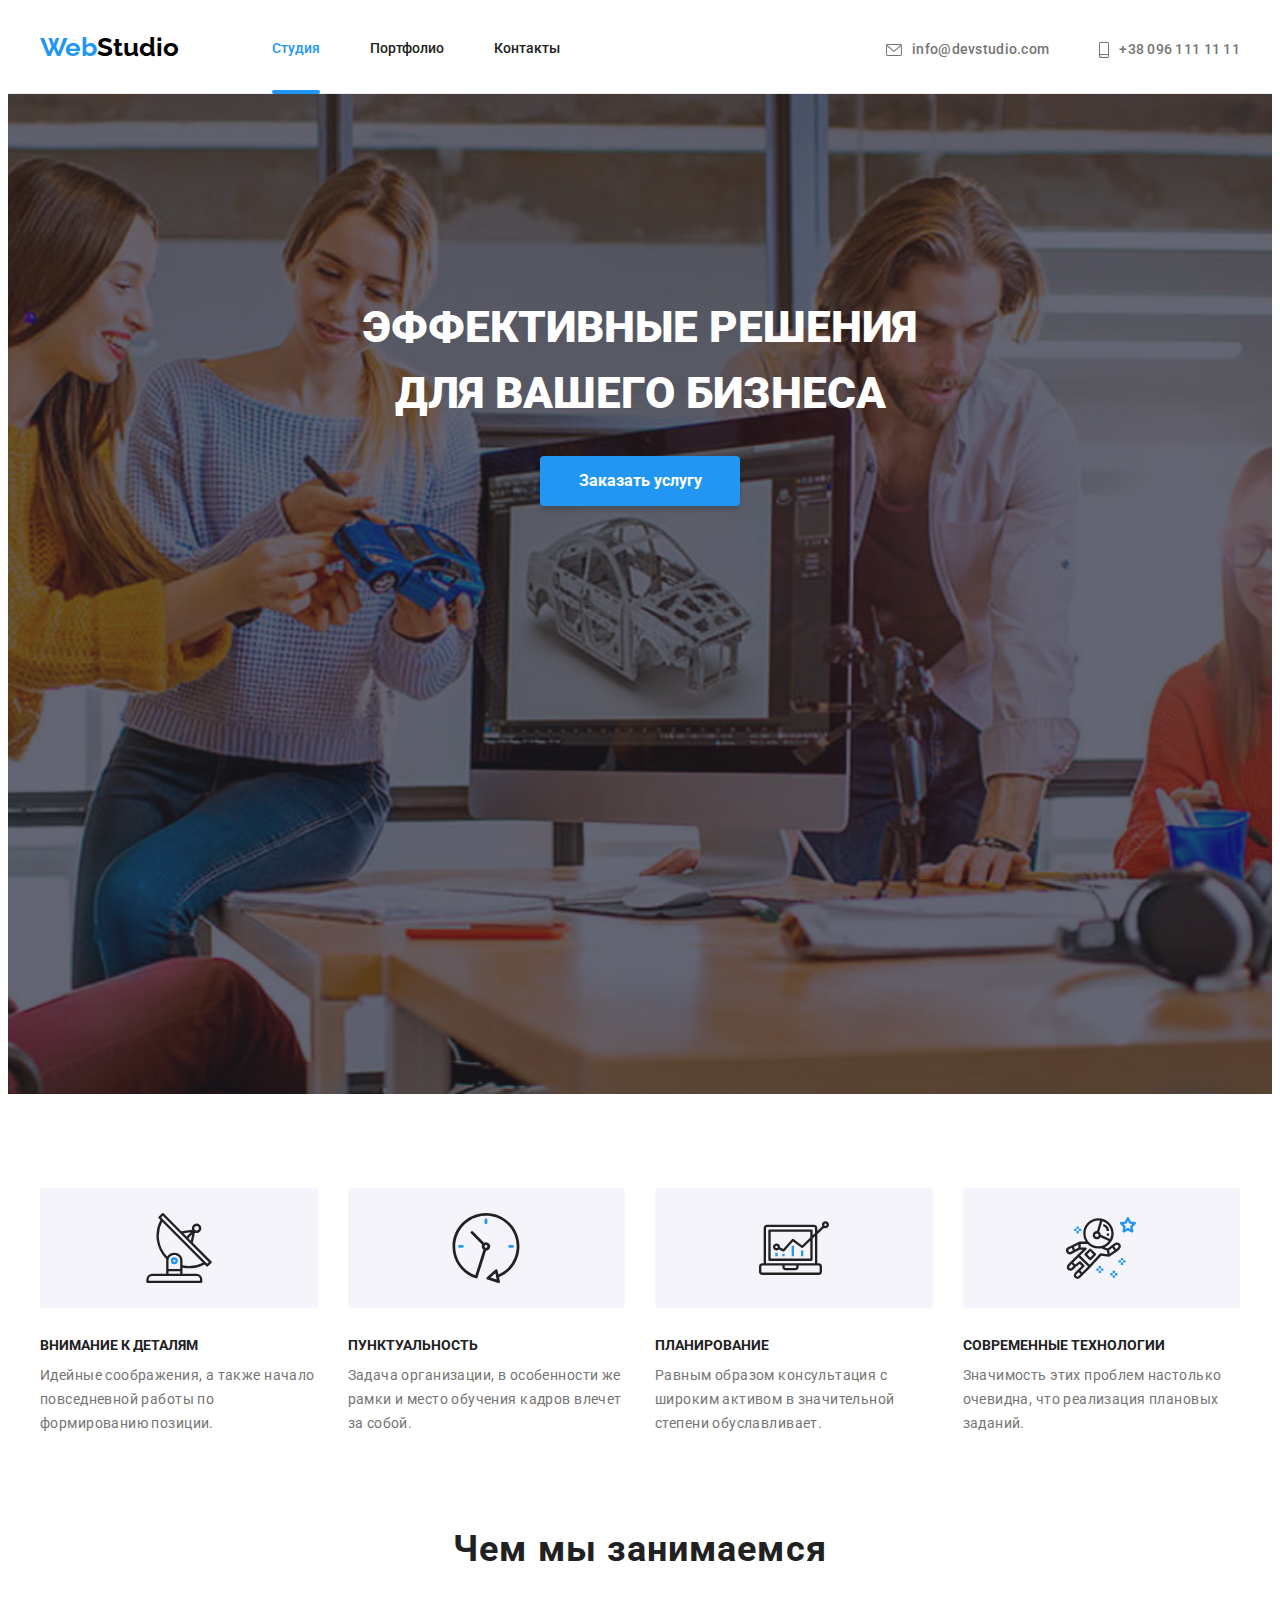
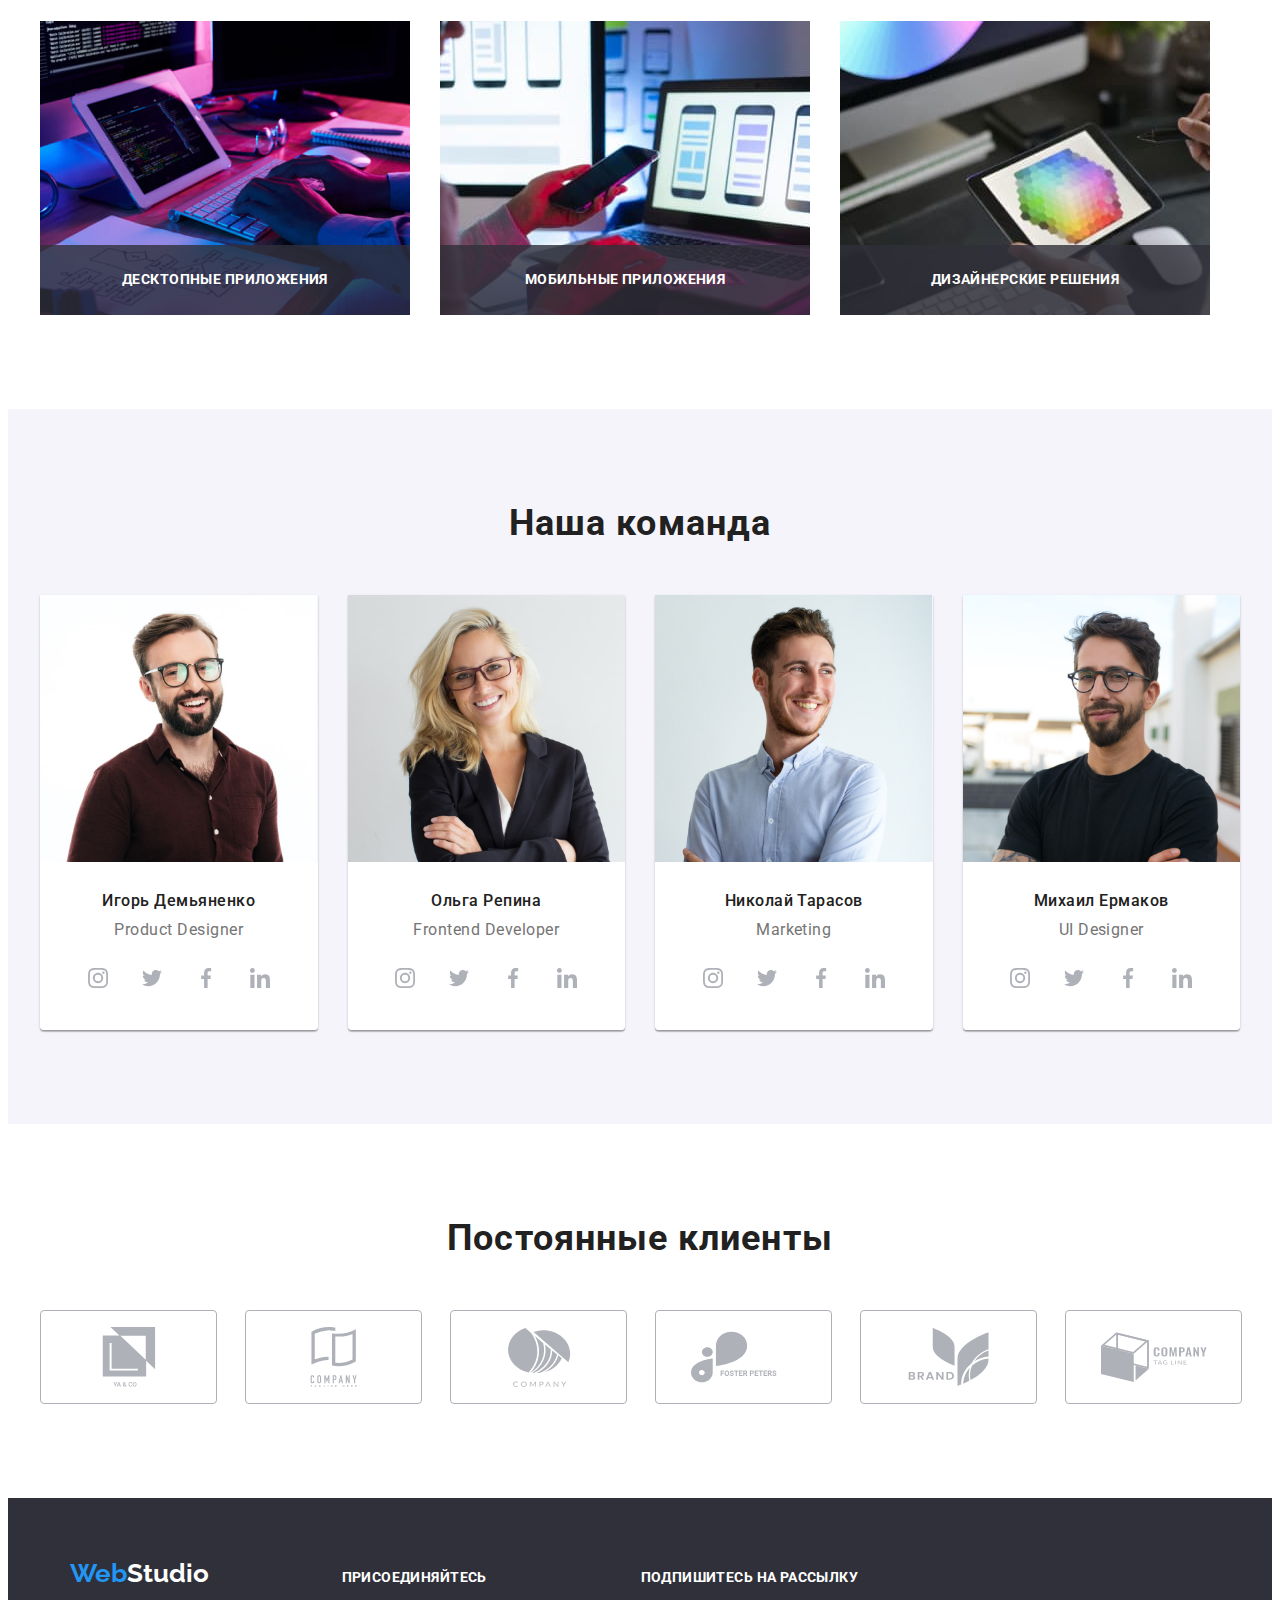
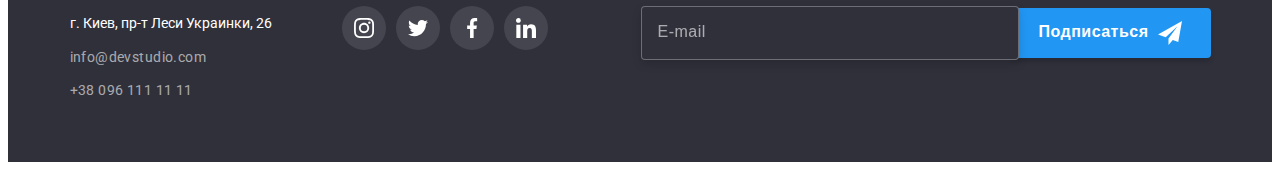
<file: index.html>
<!DOCTYPE html>
<html lang="ru">
  <head>
    <meta charset="UTF-8" />
    <meta http-equiv="X-UA-Compatible" content="IE=edge" />
    <meta name="viewport" content="width=device-width, initial-scale=1.0" />
    <title>Студия</title>
    <link rel="preconnect" href="https://fonts.googleapis.com" />
    <link rel="preconnect" href="https://fonts.gstatic.com" crossorigin />
    <link
      href="https://fonts.googleapis.com/css2?family=Raleway:wght@700&family=Roboto:wght@400;500;700;900&display=swap"
      rel="stylesheet"
    />
    <link
      rel="stylesheet"
      href="https://cdnjs.cloudflare.com/ajax/libs/modern-normalize/1.1.0/modern-normalize.min.css"
      integrity="sha512-wpPYUAdjBVSE4KJnH1VR1HeZfpl1ub8YT/NKx4PuQ5NmX2tKuGu6U/JRp5y+Y8XG2tV+wKQpNHVUX03MfMFn9Q=="
      crossorigin="anonymous"
      referrerpolicy="no-referrer"
    />

    <link rel="stylesheet" href="./css/main.min.css" />
  </head>
  <body class="body">
    <!-- Header -->
    <header class="header">
      <div class="container header__container">
        <nav class="site-nav">
          <a href="./index.html" class="logo logo__tablet logo__desktop"
            ><span class="logo__web--accent">Web</span>Studio</a>

          <ul class="list site-nav__list">
            <li class="site-nav__item">
              <a href="./index.html" class="site-nav__link site-nav__link--current">Студия</a>
            </li>
            <li class="site-nav__item">
              <a href="./portfolio.html" class="site-nav__link">Портфолио</a>
            </li>
            <li class="site-nav__item"><a href="/" class="site-nav__link">Контакты</a></li>
          </ul>
        </nav>
        <ul class="list auth-nav__list">
          <li class="auth-nav__item">
            <a href="mailto:info@devstudio.com" class="auth-nav__link" >
              <svg class="auth-nav__icon" width="16" height="12">
                <use href="./images/icons.svg#icon-envelope"></use>
              </svg>
              info@devstudio.com</a
            >
          </li>
          <li class="auth-nav__item">
            <a href="tel:+380961111111" class="auth-nav__link">
              <svg class="auth-nav__icon" width="10" height="16">
                <use href="./images/icons.svg#icon-smartphone"></use>
              </svg>
              +38 096 111 11 11</a>
          </li>
        </ul>
      </div>
      <div class="header__mobile-menu">
        <a href="./index.html" class="logo header__mobile-logo"
            ><span class="logo__web--accent">Web</span>Studio</a>
            <button  type="button" class="header__mobile-open-btn" data-menu-open>
              <svg class="header__menu-icon" width="40" height="40">
            <use href="./images/icons.svg#icon-menu-mobile"></use>
            </svg>
            </button>
           </div>

     <!-- Mobile-menu -->
      <div class="mobile-menu is-hidden" data-menu>
          <div class="mobile-menu__container">
         <div class="mobile-menu__top">
           <button type="button" class="mobile-menu__close-button" data-menu-close>
          <svg class="mobile-menu__icon" width="40" height="40">
            <use href="./images/icons.svg#icon-close-mobile"></use>
          </svg>
         </button>
          <ul class="list mobile-menu__list">
            <li class="mobile-menu__item">
              <a href="./index.html" class="mobile-menu__link mobile-menu__link--current">Студия</a>
            </li>
            <li class="mobile-menu__item">
              <a href="./portfolio.html" class="mobile-menu__link">Портфолио</a>
            </li>
            <li class="mobile-menu__item"><a href="/" class="mobile-menu__link">Контакты</a></li>
          </ul>
          </div>
          <div class="mobile-menu__bottom">
          <ul class="list mobile-menu__contacts">
          <li class="mobile-menu__contact-tel">
            <a href="tel:+380961111111" class="mobile-menu__tel">
               +38 096 111 11 11</a>
          </li>
          <li class="mobile-menu__contact-mail">
            <a href="mailto:info@devstudio.com" class="mobile-menu__mail">
              info@devstudio.com</a>
          </li>
        </ul>
        <ul class="list mobile-menu-soc">
          <li class="mobile-menu-soc__item">
            <a href="" class="mobile-menu-soc__link">Instagram</a>
          </li>
          <li class="mobile-menu-soc__item">
            <a href="" class="mobile-menu-soc__link">Twitter</a>
          </li>
          <li class="mobile-menu-soc__item">
            <a href="" class="mobile-menu-soc__link">Facebook</a>
          </li>
          <li class="mobile-menu-soc__item">
            <a href="" class="mobile-menu-soc__link">LinkedIn</a>
          </li>
        </ul>
        </div>
        </div>
      </div>
    </header>

    <!-- Main -->
    <main>
      <!-- Hero -->
      <section class="hero section">
        <div class="container">
          <h1 class="hero__title">
            Эффективные решения <br />
            для вашего бизнеса
          </h1>
          <button type="button" class="hero__button" data-modal-open>
            Заказать услугу
          </button>
        </div>
      </section>

      <!-- Values -->
      <section class="values section">
        <h2 class="visually-hidden">Values</h2>
        <div class="container">
          <ul class="list values__list">
            <li class="values__item">
              <div class="values__icon">
                <svg width="70" height="70">
                  <use href="./images/icons.svg#icon-antenna"></use>
                </svg>
              </div>
              <h3 class="values__title">Внимание к деталям</h3>
              <p class="values__text">
                Идейные соображения, а также начало повседневной работы по
                формированию позиции.
              </p>
            </li>
            <li class="values__item">
              <div class="values__icon">
                <svg width="70" height="70">
                  <use href="./images/icons.svg#icon-clock"></use>
                </svg>
              </div>
              <h3 class="values__title">Пунктуальность</h3>
              <p class="values__text">
                Задача организации, в особенности же рамки и место обучения
                кадров влечет за собой.
              </p>
            </li>
            <li class="values__item">
              <div class="values__icon">
                <svg width="70" height="70">
                  <use href="./images/icons.svg#icon-diagram"></use>
                </svg>
              </div>
              <h3 class="values__title">Планирование</h3>
              <p class="values__text">
                Равным образом консультация с широким активом в значительной
                степени обуславливает.
              </p>
            </li>
            <li class="values__item">
              <div class="values__icon">
                <svg width="70" height="70">
                  <use href="./images/icons.svg#icon-astronaut"></use>
                </svg>
              </div>
              <h3 class="values__title">Современные технологии</h3>
              <p class="values__text">
                Значимость этих проблем настолько очевидна, что реализация
                плановых заданий.
              </p>
            </li>
          </ul>
        </div>
      </section>

      <!-- Our services -->
      <section class="section service">
        <div class="container">
          <h2 class="heading service__heading">Чем мы занимаемся</h2>
          <ul class="list service__list">
            <li class="item service__item">
              <img
                src="./images/computer.jpg"
                alt="work in computer"
                width="370"
              />
              <div class="service__background">
                <h3 class="service__title">Десктопные приложения</h3>
              </div>
            </li>
            <li class="item service__item">
              <img src="./images/phone.jpg" alt="work on phone" width="370" />
              <div class="service__background">
                <h3 class="service__title">Мобильные приложения</h3>
              </div>
            </li>
            <li class="item service__item">
              <img src="./images/tablet.jpg" alt="work on tablet" width="370" />
              <div class="service__background">
                <h3 class="service__title">Дизайнерские решения</h3>
              </div>
            </li>
          </ul>
        </div>
      </section>

      <!-- Our team -->
      <section class="team section">
        <div class="container">
          <h2 class="heading team__heading">Наша команда</h2>
          <ul class="list team__list">
            <li class="item team__item">
              <picture>
                <source
                  srcset="
                    ./images/human1-desktop-1x.jpg 1x,
                    ./images/human1-desktop-2x.jpg 2x
                  "
                  media="(min-width:1200px)"
                />
                <source
                  srcset="
                    ./images/human1-tablet-1x.jpg 1x,
                    ./images/human1-tablet-2x.jpg 2x
                  "
                  media="(min-width:768px) and (max-width:1199px)"
                />
                <source
                  srcset="
                    ./images/human1-mobile-1x.jpg 1x,
                    ./images/human1-mobile-2x.jpg 2x
                  "
                  media="(min-width:320px) and (max-width:767px)"
                />
                <img
                  src="./images/human1-desktop-2x.jpg"
                  alt="Парень в очках и с бородой"
                />
              </picture>
              <div class="team__description">
                <h3 class="team__member">Игорь Демьяненко</h3>
                <p class="team__position">Product Designer</p>
                <ul class="list social-list team__social-list">
                  <li class="social-list__item">
                    <a href="/" class="social-list__link">
                      <svg width="20" height="20">
                        <use href="./images/icons.svg#icon-instagram"></use>
                      </svg>
                    </a>
                  </li>
                  <li class="social-list__item">
                    <a href="/" class="social-list__link">
                      <svg width="20" height="20">
                        <use href="./images/icons.svg#icon-twitter"></use>
                      </svg>
                    </a>
                  </li>
                  <li class="social-list__item">
                    <a href="/" class="social-list__link">
                      <svg width="20" height="20">
                        <use href="./images/icons.svg#icon-facebook"></use>
                      </svg>
                    </a>
                  </li>
                  <li class="social-list__item">
                    <a href="/" class="social-list__link">
                      <svg width="20" height="20">
                        <use href="./images/icons.svg#icon-linkedin"></use>
                      </svg>
                    </a>
                  </li>
                </ul>
              </div>
            </li>
            <li class="item team__item">
              <picture>
                <source
                  srcset="
                    ./images/human2-desktop-1x.jpg 1x,
                    ./images/human2-desktop-2x.jpg 2x
                  "
                  media="(min-width:1200px)"
                />
                <source
                  srcset="
                    ./images/human2-tablet-1x.jpg 1x,
                    ./images/human2-tablet-2x.jpg 2x
                  "
                  media="(min-width:768px) and (max-width:1199px)"
                />
                <source
                  srcset="
                    ./images/human2-mobile-1x.jpg 1x,
                    ./images/human2-mobile-2x.jpg 2x
                  "
                  media="(min-width:320px) and (max-width:767px)"
                />
                <img
                  src="./images/human2-desktop-2x.jpg"
                  alt="Девушка со светлыми волосами"
                />
              </picture>
              <div class="team__description">
                <h3 class="team__member">Ольга Репина</h3>
                <p class="team__position">Frontend Developer</p>
                <ul class="list social-list team__social-list">
                  <li class="social-list__item">
                    <a href="/" class="social-list__link">
                      <svg width="20" height="20">
                        <use href="./images/icons.svg#icon-instagram"></use>
                      </svg>
                    </a>
                  </li>
                  <li class="social-list__item">
                    <a href="/" class="social-list__link">
                      <svg width="20" height="20">
                        <use href="./images/icons.svg#icon-twitter"></use>
                      </svg>
                    </a>
                  </li>
                  <li class="social-list__item">
                    <a href="/" class="social-list__link">
                      <svg width="20" height="20">
                        <use href="./images/icons.svg#icon-facebook"></use>
                      </svg>
                    </a>
                  </li>
                  <li class="social-list__item">
                    <a href="/" class="social-list__link">
                      <svg width="20" height="20">
                        <use href="./images/icons.svg#icon-linkedin"></use>
                      </svg>
                    </a>
                  </li>
                </ul>
              </div>
            </li>
            <li class="item team__item">
              <picture>
                <source
                  srcset="
                    ./images/human3-desktop-1x.jpg 1x,
                    ./images/human3-desktop-2x.jpg 2x
                  "
                  media="(min-width:1200px)"
                />
                <source
                  srcset="
                    ./images/human3-tablet-1x.jpg 1x,
                    ./images/human3-tablet-2x.jpg 2x
                  "
                  media="(min-width:768px) and (max-width:1199px)"
                />
                <source
                  srcset="
                    ./images/human3-mobile-1x.jpg 1x,
                    ./images/human3-mobile-2x.jpg 2x
                  "
                  media="(min-width:320px) and (max-width:767px)"
                />
                <img
                  src="./images/human3-desktop-2x.jpg"
                  alt="Парень в светлой рубашке"
                />
              </picture>
              <div class="team__description">
                <h3 class="team__member">Николай Тарасов</h3>
                <p class="team__position">Marketing</p>
                <ul class="list social-list team__social-list">
                  <li class="social-list__item">
                    <a href="/" class="social-list__link">
                      <svg width="20" height="20">
                        <use href="./images/icons.svg#icon-instagram"></use>
                      </svg>
                    </a>
                  </li>
                  <li class="social-list__item">
                    <a href="/" class="social-list__link">
                      <svg width="20" height="20">
                        <use href="./images/icons.svg#icon-twitter"></use>
                      </svg>
                    </a>
                  </li>
                  <li class="social-list__item">
                    <a href="/" class="social-list__link">
                      <svg width="20" height="20">
                        <use href="./images/icons.svg#icon-facebook"></use>
                      </svg>
                    </a>
                  </li>
                  <li class="social-list__item">
                    <a href="/" class="social-list__link">
                      <svg width="20" height="20">
                        <use href="./images/icons.svg#icon-linkedin"></use>
                      </svg>
                    </a>
                  </li>
                </ul>
              </div>
            </li>
            <li class="item team__item">
              <picture>
                <source
                  srcset="
                    ./images/human4-desktop-1x.jpg 1x,
                    ./images/human4-desktop-2x.jpg 2x
                  "
                  media="(min-width:1200px)"
                />
                <source
                  srcset="
                    ./images/human4-tablet-1x.jpg 1x,
                    ./images/human4-tablet-2x.jpg 2x
                  "
                  media="(min-width:768px) and (max-width:1199px)"
                />
                <source
                  srcset="
                    ./images/human4-mobile-1x.jpg 1x,
                    ./images/human4-mobile-2x.jpg 2x
                  "
                  media="(min-width:320px) and (max-width:767px)"
                />
                <img
                  src="./images/human4-desktop-2x.jpg"
                  alt="Парень брюнет в очках"
                />
              </picture>
              <div class="team__description">
                <h3 class="team__member">Михаил Ермаков</h3>
                <p class="team__position">UI Designer</p>
                <ul class="list social-list team__social-list">
                  <li class="social-list__item">
                    <a href="/" class="social-list__link">
                      <svg width="20" height="20">
                        <use href="./images/icons.svg#icon-instagram"></use>
                      </svg>
                    </a>
                  </li>
                  <li class="social-list__item">
                    <a href="/" class="social-list__link">
                      <svg width="20" height="20">
                        <use href="./images/icons.svg#icon-twitter"></use>
                      </svg>
                    </a>
                  </li>
                  <li class="social-list__item">
                    <a href="/" class="social-list__link">
                      <svg width="20" height="20">
                        <use href="./images/icons.svg#icon-facebook"></use>
                      </svg>
                    </a>
                  </li>
                  <li class="social-list__item">
                    <a href="/" class="social-list__link">
                      <svg width="20" height="20">
                        <use href="./images/icons.svg#icon-linkedin"></use>
                      </svg>
                    </a>
                  </li>
                </ul>
              </div>
            </li>
          </ul>
        </div>
      </section>

      <!-- Our client -->

      <section class="section client">
        <div class="container">
          <h2 class="heading client__heading">Постоянные клиенты</h2>
          <ul class="list client__list">
            <li class="client__item">
              <a href="/" class="client__link">
                <svg  width="106" height="60">
                  <use href="./images/icons.svg#icon-logo"></use>
                </svg>
              </a>
            </li>
            <li class="client__item">
              <a href="/" class="client__link">
                <svg  width="106" height="60">
                  <use href="./images/icons.svg#icon-logo-1"></use>
                </svg>
              </a>
            </li>
            <li class="client__item">
              <a href="/" class="client__link">
                <svg width="106" height="60">
                  <use href="./images/icons.svg#icon-group-2"></use>
                </svg>
              </a>
            </li>
            <li class="client__item">
              <a href="/" class="client__link">
                <svg width="106" height="60">
                  <use href="./images/icons.svg#icon-logo-3"></use>
                </svg>
              </a>
            </li>
            <li class="client__item">
              <a href="/" class="client__link">
                <svg class="icon-client" width="106" height="60">
                  <use href="./images/icons.svg#icon-logo-4"></use>
                </svg>
              </a>
            </li>
            <li class="client__item">
              <a href="/" class="client__link">
                <svg class="icon-client" width="106" height="60">
                  <use href="./images/icons.svg#icon-logo-5"></use>
                </svg>
              </a>
            </li>
          </ul>
      </section>
    </main>

    <!-- Footer -->
    <footer class="footer">
      <div class="container footer__container">
        <div class="footer__wrap">
        <a href="./index.html" class="logo ">
          <span class="logo__web--accent">Web</span><span class="logo__studio--accent">Studio</span>
        </a>
        <address class="adress">
          <ul class="list">
            <li class="adress__main">
              <a href="/" class="adress__street">г. Киев, пр-т Леси Украинки, 26</a>
            </li>
            <li class="adress__mail">
              <a href="mailto:info@devstudio.com" class="adress__link"
                >info@devstudio.com</a
              >
            </li>
            <li class="adress__tel">
              <a href="tel:+380961111111" class="adress__link"
                >+38 096 111 11 11</a>
            </li>
          </ul>
        </address>
        </div>
        <div class="cta">
        <h3 class="cta-social-title">присоединяйтесь</h3>
        <ul class="list social-list cta__social-list">
                    <li class="social-list__item">
                      <a href="/"  class="social-list__link">
                      <svg  width="20" height="20">
                        <use href="./images/icons.svg#icon-instagram" ></use>
                      </svg>
                      </a>
                    </li>
                    <li class="social-list__item">
                      <a href="/" class="social-list__link">
                      <svg  width="20" height="20">
                        <use href="./images/icons.svg#icon-twitter" ></use>
                      </svg>
                       </a>
                    </li>
                    <li class="social-list__item">
                      <a href="/" class="social-list__link">
                      <svg  width="20" height="20">
                        <use href="./images/icons.svg#icon-facebook" ></use>
                      </svg>
                      </a>
                    </li>
                    <li class="social-list__item">
                      <a href="/" class="social-list__link">
                      <svg   width="20" height="20">
                        <use href="./images/icons.svg#icon-linkedin" ></use>
                      </svg>
                      </a>
                    </li>
                  </ul>
      </div>
      <div class="distribution">
        <h3 class="distribution__title">Подпишитесь на рассылку</h3>
        <form class="distribution__form">
        <label class="distribution__input">
           <input type="email" name="email" placeholder="E-mail" class="distribution__mail">
        </label>
        <button type="submit" class="distribution__button">Подписаться
          <svg class="distribution__icon" width="24" height="24">
            <use href="./images/icons.svg#icon-send"></use>
          </svg>
        </button>
        </form>
      </div>
      </div>
    </footer>

    <!-- Модальное окно -->
    <div class="backdrop is-hidden" data-modal>
      <div class="modal">
        <button type="button" class="modal__button" data-modal-close>
          <svg width="18" height="18">
            <use href="./images/icons.svg#icon-close"></use>
          </svg>
        </button>
        <h3 class="modal__title">Оставьте свои данные, мы вам перезвоним</h3>
        <form class="modal__form">
          <div class="modal__field">
            <label class="modal__label">Имя</label>
            <div class="modal__input-wrap">
              <input type="name" name="name" class="modal__input" />
              <svg class="modal__svg" width="18" height="18">
                <use href="./images/icons.svg#icon-person-black"></use>
              </svg>
            </div>
          </div>
          <div class="modal__field">
            <label class="modal__label">Телефон</label>
            <div class="modal__input-wrap">
              <input type="tel" name="tel" class="modal__input" />
              <svg class="modal__svg" width="18" height="18">
                <use href="./images/icons.svg#icon-phone-black"></use>
              </svg>
            </div>
          </div>
          <div class="modal__field">
            <label class="modal__label">Почта</label>
            <div class="modal__input-wrap">
              <input type="email" name="email" class="modal__input" />
              <svg class="modal__svg" width="18" height="18">
                <use href="./images/icons.svg#icon-email-black"></use>
              </svg>
            </div>
          </div>
          <div class="modal__field">
            <label for="comment" class="modal__label">Комментарий</label>
            <textarea
              name="comment"
              id="comment"
              class="modal__input comment"
              placeholder="Введите текст"
            ></textarea>
          </div>

          <input
            type="checkbox"
            name="checkbox"
            class="modal__checkbox visually-hidden"
            id="modal-check"
          />
          <label for="modal-check" class="modal__label-chekbox"
            >Соглашаюсь с рассылкой и принимаю 
            <a href="" class="modal__link-chekbox">&nbspУсловия договора</a></label>

          <button type="submit" class="modal__button-resend">Отправить</button>
        </form>
      </div>
    </div>
  </body>
  <script src="./js/modal.js"></script>
  <script src="./js/mobile-menu.js"></script>
</html>
</file>
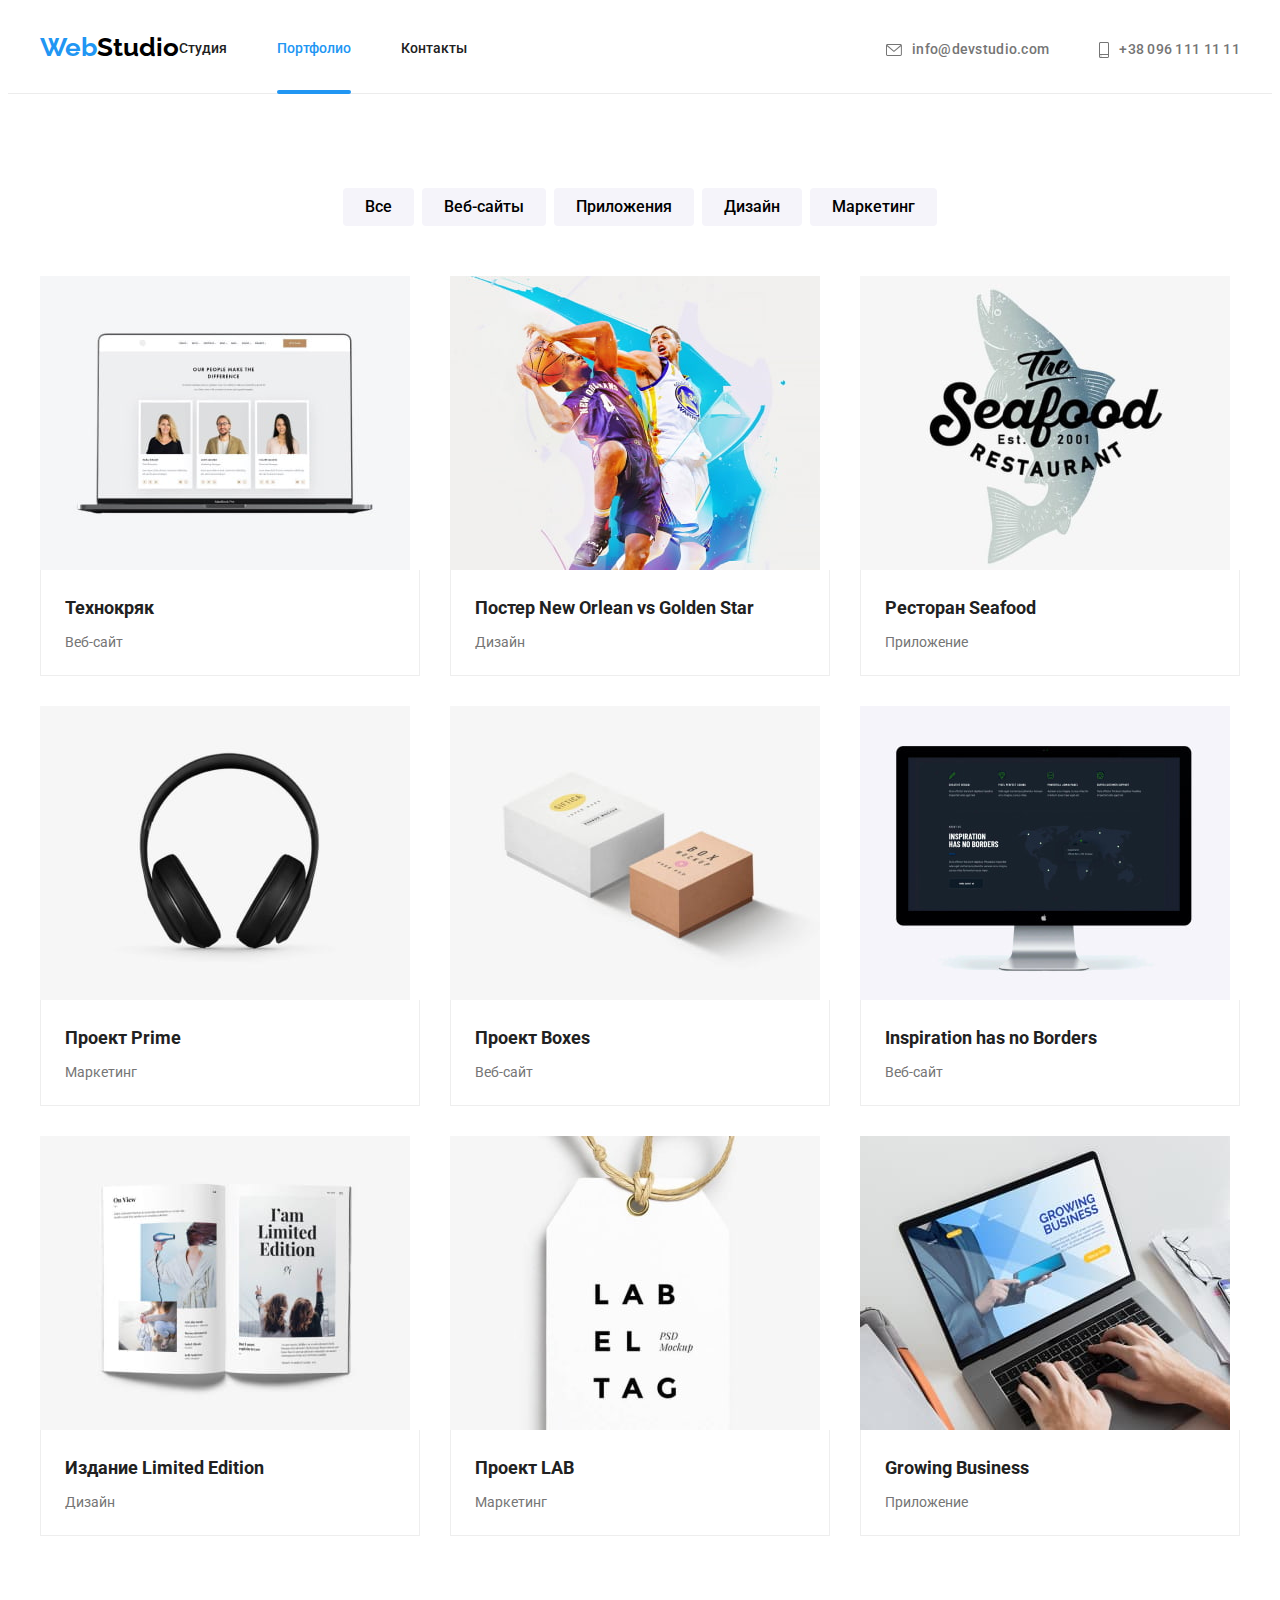
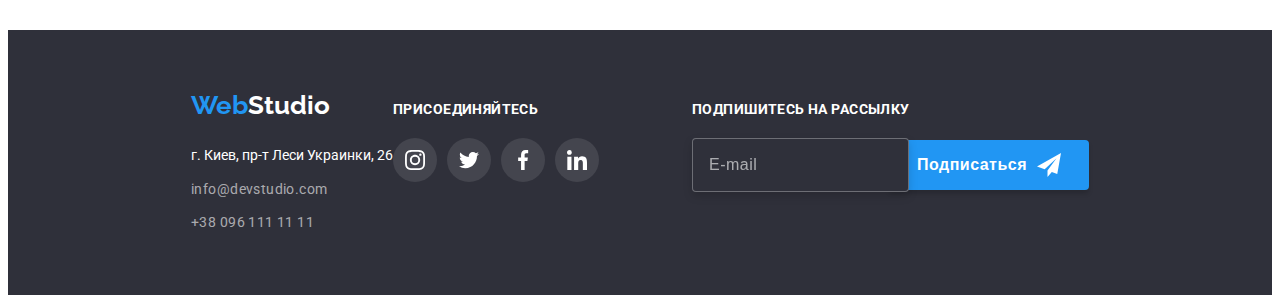
<file: portfolio.html>
<!DOCTYPE html>
<html lang="en">
  <head>
    <meta charset="UTF-8" />
    <meta http-equiv="X-UA-Compatible" content="IE=edge" />
    <meta name="viewport" content="width=device-width, initial-scale=1.0" />
    <title>Портфолио</title>

    <link rel="preconnect" href="https://fonts.googleapis.com" />
    <link rel="preconnect" href="https://fonts.gstatic.com" crossorigin />
    <link
      href="https://fonts.googleapis.com/css2?family=Raleway:wght@700&family=Roboto:wght@400;500;700;900&display=swap"
      rel="stylesheet"
    />
    <link
      rel="stylesheet"
      href="https://cdnjs.cloudflare.com/ajax/libs/modern-normalize/1.1.0/modern-normalize.min.css"
      integrity="sha512-wpPYUAdjBVSE4KJnH1VR1HeZfpl1ub8YT/NKx4PuQ5NmX2tKuGu6U/JRp5y+Y8XG2tV+wKQpNHVUX03MfMFn9Q=="
      crossorigin="anonymous"
      referrerpolicy="no-referrer"
    />

    <link rel="stylesheet" href="./css/main.min.css" />
  </head>
  <body class="body">
    <!-- Header -->
    <header class="header">
      <div class="container header__container">
        <nav class="site-nav">
          <a href="./index.html" class="logo"
            ><span class="logo__web--accent">Web</span>Studio</a
          >
          <ul class="list site-nav__list">
            <li class="site-nav__item">
              <a href="./index.html" class="site-nav__link">Студия</a>
            </li>
            <li class="site-nav__item">
              <a
                href="./portfolio.html"
                class="site-nav__link site-nav__link--current"
                >Портфолио</a
              >
            </li>
            <li class="site-nav__item">
              <a href="/" class="site-nav__link">Контакты</a>
            </li>
          </ul>
        </nav>
        <ul class="list auth-nav__list">
          <li class="auth-nav__item">
            <a href="mailto:info@devstudio.com" class="auth-nav__link">
              <svg class="auth-nav__icon" width="16" height="12">
                <use href="./images/icons.svg#icon-envelope"></use>
              </svg>
              info@devstudio.com</a
            >
          </li>
          <li class="auth-nav__item">
            <a href="tel:+380961111111" class="auth-nav__link">
              <svg class="auth-nav__icon" width="10" height="16">
                <use href="./images/icons.svg#icon-smartphone"></use>
              </svg>
              +38 096 111 11 11</a
            >
          </li>
        </ul>
      </div>
    </header>

    <!-- Main -->
    <main>
      <!--Portfolio-->
      <section class="portfolio section">
        <h1 class="visually-hidden">Портфолио проектов</h1>
        <div class="container">
          <div class="filter">
            <ul class="list filter__list">
              <li class="item">
                <button type="button" class="filter__button">Все</button>
              </li>
              <li class="item">
                <button type="button" class="filter__button">Веб-сайты</button>
              </li>
              <li class="item">
                <button type="button" class="filter__button">Приложения</button>
              </li>
              <li class="item">
                <button type="button" class="filter__button">Дизайн</button>
              </li>
              <li class="item">
                <button type="button" class="filter__button">Маркетинг</button>
              </li>
            </ul>
          </div>
          <div class="portfolio">
            <ul class="list portfolio__list">
              <li class="item portfolio__item">
                <div class="portfolio__background">
                  <img
                    src="./images/img-1.jpg"
                    alt="Открытый ноутбук"
                    width="370"
                  />
                  <p class="portfolio__text">
                    Ресурс предлагает комплексные предложения с разным уровнем
                    функционала и сервисов. Все это позволит посетителю получить
                    исчерпывающие сведения о компании или частном лице.
                  </p>
                </div>

                <div class="portfolio__description">
                  <h2 class="portfolio__title">Технокряк</h2>
                  <p class="portfolio__service">Веб-сайт</p>
                </div>
              </li>
              <li class="item portfolio__item">
                <div class="portfolio__background">
                  <img
                    src="./images/img-2.jpg"
                    alt="Два играющих баскетбольных игрока"
                    width="370"
                  />
                  <p class="portfolio__text">
                    Ресурс предлагает комплексные предложения с разным уровнем
                    функционала и сервисов. Все это позволит посетителю получить
                    исчерпывающие сведения о компании или частном лице.
                  </p>
                </div>
                <div class="portfolio__description">
                  <h2 class="portfolio__title">
                    Постер New Orlean vs Golden Star
                  </h2>
                  <p class="portfolio__service">Дизайн</p>
                </div>
              </li>
              <li class="item portfolio__item">
                <div class="portfolio__background">
                  <img
                    src="./images/img-3.jpg"
                    alt="Логотип ресторана"
                    width="370"
                  />
                  <p class="portfolio__text">
                    Ресурс предлагает комплексные предложения с разным уровнем
                    функционала и сервисов. Все это позволит посетителю получить
                    исчерпывающие сведения о компании или частном лице.
                  </p>
                </div>
                <div class="portfolio__description">
                  <h2 class="portfolio__title">Ресторан Seafood</h2>
                  <p class="portfolio__service">Приложение</p>
                </div>
              </li>
              <li class="item portfolio__item">
                <div class="portfolio__background">
                  <img src="./images/img-4.jpg" alt="Наушники" width="370" />
                  <p class="portfolio__text">
                    Ресурс предлагает комплексные предложения с разным уровнем
                    функционала и сервисов. Все это позволит посетителю получить
                    исчерпывающие сведения о компании или частном лице.
                  </p>
                </div>
                <div class="portfolio__description">
                  <h2 class="portfolio__title">Проект Prime</h2>
                  <p class="portfolio__service">Маркетинг</p>
                </div>
              </li>
              <li class="item portfolio__item">
                <div class="portfolio__background">
                  <img src="./images/img-5.jpg" alt="Две коробки" width="370" />
                  <p class="portfolio__text">
                    Ресурс предлагает комплексные предложения с разным уровнем
                    функционала и сервисов. Все это позволит посетителю получить
                    исчерпывающие сведения о компании или частном лице.
                  </p>
                </div>
                <div class="portfolio__description">
                  <h2 class="portfolio__title">Проект Boxes</h2>
                  <p class="portfolio__service">Веб-сайт</p>
                </div>
              </li>
              <li class="item portfolio__item">
                <div class="portfolio__background">
                  <img
                    src="./images/img-6.jpg"
                    alt="Включенный монитор компьютера"
                    width="370"
                  />
                  <p class="portfolio__text">
                    Ресурс предлагает комплексные предложения с разным уровнем
                    функционала и сервисов. Все это позволит посетителю получить
                    исчерпывающие сведения о компании или частном лице.
                  </p>
                </div>
                <div class="portfolio__description">
                  <h2 class="portfolio__title">Inspiration has no Borders</h2>
                  <p class="portfolio__service">Веб-сайт</p>
                </div>
              </li>
              <li class="item portfolio__item">
                <div class="portfolio__background">
                  <img
                    src="./images/img-7.jpg"
                    alt="Открытый журнал"
                    width="370"
                  />
                  <p class="portfolio__text">
                    Ресурс предлагает комплексные предложения с разным уровнем
                    функционала и сервисов. Все это позволит посетителю получить
                    исчерпывающие сведения о компании или частном лице.
                  </p>
                </div>
                <div class="portfolio__description">
                  <h2 class="portfolio__title">Издание Limited Edition</h2>
                  <p class="portfolio__service">Дизайн</p>
                </div>
              </li>
              <li class="item portfolio__item">
                <div class="portfolio__background">
                  <img src="./images/img-8.jpg" alt="Етикетка" width="370" />
                  <p class="portfolio__text">
                    Ресурс предлагает комплексные предложения с разным уровнем
                    функционала и сервисов. Все это позволит посетителю получить
                    исчерпывающие сведения о компании или частном лице.
                  </p>
                </div>
                <div class="portfolio__description">
                  <h2 class="portfolio__title">Проект LAB</h2>
                  <p class="portfolio__service">Маркетинг</p>
                </div>
              </li>
              <li class="item portfolio__item">
                <div class="portfolio__background">
                  <img
                    src="./images/img-9.jpg"
                    alt="Включенный ноутбук"
                    width="370"
                  />
                  <p class="portfolio__text">
                    Ресурс предлагает комплексные предложения с разным уровнем
                    функционала и сервисов. Все это позволит посетителю получить
                    исчерпывающие сведения о компании или частном лице.
                  </p>
                </div>
                <div class="portfolio__description">
                  <h2 class="portfolio__title">Growing Business</h2>
                  <p class="portfolio__service">Приложение</p>
                </div>
              </li>
            </ul>
          </div>
        </div>
      </section>
    </main>

    <!-- Footer -->
    <footer class="footer">
      <div class="container footer__container">
        <div>
          <a href="./index.html" class="logo">
            <span class="logo__web--accent">Web</span
            ><span class="logo__studio--accent">Studio</span>
          </a>
          <address class="adress">
            <ul class="list">
              <li class="adress__main">
                <a href="/" class="adress__street"
                  >г. Киев, пр-т Леси Украинки, 26</a
                >
              </li>
              <li class="adress__mail">
                <a href="mailto:info@devstudio.com" class="adress__link"
                  >info@devstudio.com</a
                >
              </li>
              <li>
                <a href="tel:+380961111111" class="adress__link"
                  >+38 096 111 11 11</a
                >
              </li>
            </ul>
          </address>
        </div>
        <div class="cta">
          <h3 class="cta-social-title">присоединяйтесь</h3>
          <ul class="list social-list cta__social-list">
            <li class="social-list__item">
              <a href="/" class="social-list__link">
                <svg width="20" height="20">
                  <use href="./images/icons.svg#icon-instagram"></use>
                </svg>
              </a>
            </li>
            <li class="social-list__item">
              <a href="/" class="social-list__link">
                <svg width="20" height="20">
                  <use href="./images/icons.svg#icon-twitter"></use>
                </svg>
              </a>
            </li>
            <li class="social-list__item">
              <a href="/" class="social-list__link">
                <svg width="20" height="20">
                  <use href="./images/icons.svg#icon-facebook"></use>
                </svg>
              </a>
            </li>
            <li class="social-list__item">
              <a href="/" class="social-list__link">
                <svg width="20" height="20">
                  <use href="./images/icons.svg#icon-linkedin"></use>
                </svg>
              </a>
            </li>
          </ul>
        </div>
        <div class="distribution">
          <h3 class="distribution__title">Подпишитесь на рассылку</h3>
          <form class="distribution__form">
            <label>
              <input
                type="email"
                name="email"
                placeholder="E-mail"
                class="distribution__mail"
              />
            </label>
            <button type="submit" class="distribution__button">
              Подписаться
              <svg class="distribution__icon" width="24" height="24">
                <use href="./images/icons.svg#icon-send"></use>
              </svg>
            </button>
          </form>
        </div>
      </div>
    </footer>
  </body>
</html>
</file>
<file: css/main.min.css>
p,h1,h2,h3,h4,h5,h6{margin:0}ul{margin:0;padding:0;list-style:0}a{text-decoration:none}.list{list-style-type:none}img{display:block;max-width:100%;height:auto}button{cursor:pointer}.body{color:var(--primary-text-color);font-family:Roboto, sans-serif}.section{padding-top:60px;padding-bottom:60px}@media screen and (min-width: 1200px){.section{padding-top:94px;padding-bottom:94px}}.heading{font-weight:700;font-size:28px;line-height:1.17;letter-spacing:0.03em;text-align:center;margin-bottom:30px}.visually-hidden{position:absolute;width:1px;height:1px;margin:-1px;border:0;padding:0;clip:rect(0 0 0 0);overflow:hidden}:root{--primary-text-color: #757575;--title-text-color: #212121;--accent-color: #2196f3;--white-text-color: #ffffff}.container{width:100%;padding-left:15px;padding-right:15px;margin:0 auto}@media screen and (min-width: 480px){.container{width:480px}}@media screen and (min-width: 768px){.container{width:768px}}@media screen and (min-width: 1200px){.container{width:1200px}}.header{padding-top:10px;padding-bottom:10px;border-bottom:1px solid #ececec}@media screen and (min-width: 768px){.header{padding-top:21px;padding-bottom:21px}}@media screen and (min-width: 768px) and (min-width: 1200px){.header{padding-top:24px;padding-bottom:25px}}.header__mobile-menu{display:flex;justify-content:space-between;align-items:center;height:40px}@media screen and (min-width: 768px){.header__mobile-menu{display:none}}.header__mobile-open-btn{background-color:transparent;border:none;padding:0}.header__mobile-logo{margin-left:15px}.header__menu-icon{margin-right:15px;transition:fill 250ms cubic-bezier(0.4, 0, 0.2, 1)}.header__menu-icon:hover{fill:var(--accent-color)}.container.header__container{display:none}@media screen and (min-width: 768px){.container.header__container{display:flex;align-items:center}}@media screen and (min-width: 1200px){.container.header__container{display:flex;justify-content:center;align-items:baseline}}.logo__tablet{margin-right:88px}.logo__desktop{margin-right:93px}.site-nav__list{display:flex;align-items:center}.site-nav__list .site-nav__item+.site-nav__item{margin-left:50px}.auth-nav__list{display:flex;flex-direction:column}@media screen and (min-width: 1200px){.auth-nav__list{flex-direction:row}}.site-nav{display:flex;align-items:center}.auth-nav__list{margin-left:auto}@media screen and (min-width: 1200px){.auth-nav__list .auth-nav__item+.auth-nav__item{margin-left:50px}}.auth-nav__item:not(:last-child){margin-bottom:10px}.site-nav .site-nav__link{color:var(--title-text-color);text-decoration:none;font-weight:500;font-size:14px;line-height:1.14;transition:color 250ms cubic-bezier(0.4, 0, 0.2, 1)}.site-nav .site-nav__link:hover,.site-nav .site-nav__link:focus,.site-nav .site-nav__link.site-nav__link--current{color:var(--accent-color)}.site-nav__link--current{position:relative}.site-nav__link--current::after{position:absolute;content:"";width:100%;height:4px;background-color:var(--accent-color);border-radius:2px;bottom:-34px;left:0}@media screen and (min-width: 1200px){.site-nav__link--current::after{bottom:-38px}}.auth-nav__link{text-decoration:none;font-weight:500;font-size:14px;line-height:1.14;letter-spacing:.02em;transition:color 250ms cubic-bezier(0.4, 0, 0.2, 1);display:flex;align-items:center;color:var(--primary-text-color)}.auth-nav__link:hover,.auth-nav__link:focus{color:var(--accent-color)}@media screen and (min-width: 1200px){.auth-nav__link{margin-bottom:0}}.auth-nav__icon{margin-right:10px;fill:currentColor}.auth-nav__icon:hover{fill:var(--accent-color)}.mobile-menu{position:fixed;z-index:2;top:0;left:0;background-color:#fff;width:100vw;height:100vh;padding:10px 15px 48px 40px}@media screen and (min-width: 768px){.mobile-menu{display:none}}.mobile-menu__container{display:flex;flex-direction:column;justify-content:space-between;height:100%}.mobile-menu__close-button{border:none;background-color:transparent;display:block;margin-left:auto;padding:0;transition:color 250ms cubic-bezier(0.4, 0, 0.2, 1)}.mobile-menu__close-button:hover,.mobile-menu__close-button:focus{fill:var(--accent-color)}.mobile-menu__item{font-weight:500;font-size:40px;line-height:1.17;letter-spacing:.02em}@media screen and (min-width: 320px) and (max-width: 479px){.mobile-menu__item{font-size:36px}}.mobile-menu__item:not(:last-child){margin-bottom:32px}.mobile-menu__link{color:var(--title-text-color);transition:color 250ms cubic-bezier(0.4, 0, 0.2, 1)}.mobile-menu__link:hover,.mobile-menu__link:focus{color:var(--accent-color)}.mobile-menu__link--current{color:var(--accent-color)}.mobile-menu__contact-tel{margin-bottom:32px}.mobile-menu__tel{font-weight:500;font-size:24px;line-height:1.16;letter-spacing:.02em;color:var(--accent-color)}@media screen and (min-width: 420px){.mobile-menu__tel{font-weight:500;font-size:32px;line-height:1.17;letter-spacing:.02em}}.mobile-menu__contact-mail{margin-bottom:64px}.mobile-menu__mail{font-weight:500;font-size:24px;line-height:1.16;letter-spacing:.02em;color:var(--primary-text-color)}.mobile-menu-soc{display:flex;flex-wrap:wrap}.mobile-menu-soc__item:not(:last-child)::after{content:"";border:1px solid rgba(33,33,33,0.2);width:22px;rotate:90deg;margin-left:10px;margin-right:10px}@media screen and (min-width: 420px){.mobile-menu-soc__item{flex-wrap:nowrap}}.mobile-menu-soc__item:not(:last-child){margin-bottom:10px}@media screen and (min-width: 420px){.mobile-menu-soc__item:not(:last-child){margin-bottom:0}}.mobile-menu-soc__link{font-weight:500;font-size:14px;line-height:1.22;letter-spacing:.02em;color:var(--accent-color)}@media screen and (min-width: 420px){.mobile-menu-soc__link{font-weight:500;font-size:18px;line-height:1.22;letter-spacing:.02em}}.hero{background:#2f303a;padding-top:118px;padding-bottom:118px;margin:0 auto;background-image:linear-gradient(rgba(47,48,58,0.4), rgba(47,48,58,0.4)),url("../images/background-mobile-1x.jpg");background-repeat:no-repeat;background-size:cover;background-position:center}@media screen and (min-width: 768px){.hero{background-image:linear-gradient(rgba(47,48,58,0.4), rgba(47,48,58,0.4)),url("../images/background-tablet-1x.jpg")}}@media screen and (min-width: 1200px){.hero{background-image:linear-gradient(rgba(47,48,58,0.4), rgba(47,48,58,0.4)),url("../images/background-desktop-1x.jpg")}}@media screen and (min-width: 1200px){.hero{max-width:1600px;height:600px;padding-top:200px;padding-bottom:200px}}.hero__title{color:var(--white-text-color);text-align:center;font-weight:900;font-size:26px;line-height:1.6;text-transform:uppercase;margin-bottom:30px}@media screen and (min-width: 1200px){.hero__title{font-weight:900;font-size:44px;line-height:1.5;text-transform:uppercase}}.hero__button{color:var(--white-text-color);background-color:var(--accent-color);font-family:inherit;font-weight:700;font-size:16px;line-height:1.8;min-width:200px;height:50px;border-radius:4px;display:block;margin:auto;border:none;box-shadow:0px 4px 4px rgba(0,0,0,0.15);transition:color 250ms cubic-bezier(0.4, 0, 0.2, 1),background-color 250ms cubic-bezier(0.4, 0, 0.2, 1),box-shadow 250ms cubic-bezier(0.4, 0, 0.2, 1)}@media screen and (min-device-pixel-ratio: 2), (-webkit-min-device-pixel-ratio: 2), screen and (min-resolution: 192dpi), screen and (min-resolution: 2dppx){.hero{background-image:linear-gradient(rgba(47,48,58,0.4), rgba(47,48,58,0.4)),url("../images/background-mobile-2x.jpg")}}@media screen and (min-device-pixel-ratio: 2) and (min-width: 768px), screen and (-webkit-min-device-pixel-ratio: 2) and (min-width: 768px), screen and (min-resolution: 192dpi) and (min-width: 768px), screen and (min-resolution: 2dppx) and (min-width: 768px){.hero{background-image:linear-gradient(rgba(47,48,58,0.4), rgba(47,48,58,0.4)),url("../images/background-tablet-2x.jpg")}}@media screen and (min-device-pixel-ratio: 2) and (min-width: 1200px), screen and (-webkit-min-device-pixel-ratio: 2) and (min-width: 1200px), screen and (min-resolution: 192dpi) and (min-width: 1200px), screen and (min-resolution: 2dppx) and (min-width: 1200px){.hero{background-image:linear-gradient(rgba(47,48,58,0.4), rgba(47,48,58,0.4)),url("../images/background-desktop-2x.jpg")}}h1,h2,h3{color:var(--title-text-color)}@media screen and (min-width: 1200px){.values.section{padding-bottom:0}}.values__title{font-weight:700;font-size:14px;line-height:1.14;text-transform:uppercase;margin-bottom:10px;text-align:center}@media screen and (min-width: 768px){.values__title{text-align:left}}.values__text{font-weight:400;font-size:14px;line-height:1.7;letter-spacing:.03em;width:100%}.values__list{margin-bottom:-30px}@media screen and (min-width: 768px){.values__list{display:flex;flex-wrap:wrap;margin-left:-30px}}@media screen and (min-width: 1200px){.values__list{flex-wrap:nowrap}}.values__item{width:100%;margin-bottom:30px}@media screen and (min-width: 768px){.values__item{flex-basis:calc(100% / 2 - 30px);margin-left:30px}}.values__icon{height:120px;background-color:#f5f4fa;border-radius:4px;margin-bottom:30px;display:flex;justify-content:center;align-items:center}@media screen and (min-width: 0px) and (max-width: 1199px){.service{display:none}}.service .service__heading{font-size:36px;line-height:1.16;margin-bottom:50px}.service__list{display:flex}.service__list .item+.item{margin-left:30px}.service__item{position:relative}.service__title{font-size:14px;line-height:1.14;letter-spacing:.03em;text-transform:uppercase;color:var(--white-text-color)}.service__background{position:absolute;bottom:0;height:70px;width:370px;background:rgba(47,48,58,0.8);display:flex;justify-content:center;align-items:center}@media screen and (min-width: 1200px){.team__heading{font-size:36px;line-height:1.16;margin-bottom:50px}}.team__member{font-weight:500;font-size:16px;line-height:1.18;letter-spacing:.03em;text-align:center}.team__position{font-weight:400;font-size:16px;line-height:1.18;letter-spacing:.03em;margin-top:10px;text-align:center;margin-bottom:16px}.team__description{padding-top:30px;padding-bottom:30px;background-color:#fff;border-radius:0px 0px 4px 4px}.team.section{background:#f5f4fa}.team__item{margin-bottom:30px;border-radius:0px 0px 4px 4px;box-shadow:0px 1px 3px rgba(0,0,0,0.12),0px 1px 1px rgba(0,0,0,0.14),0px 2px 1px rgba(0,0,0,0.2);flex-basis:calc(100% / 2 - 30px)}@media screen and (min-width: 768px){.team__item{margin-left:30px;flex-basis:calc(100% / 2 - 30px)}}@media screen and (min-width: 1200px){.team__item{margin-bottom:0}}.team__social-list .social-list__link{fill:#afb1b8}.list.team__list{margin-bottom:-30px}@media screen and (min-width: 768px){.list.team__list{display:flex;flex-wrap:wrap;margin-left:-30px}}@media screen and (min-width: 1200px){.list.team__list{flex-wrap:nowrap;margin-bottom:0}}@media screen and (min-width: 1200px){.client__heading{font-size:36px;line-height:1.16;margin-bottom:50px}}.client__link{border:1px solid #afb1b8;width:100%;height:92px;border-radius:4px;color:#afb1b8;display:flex;justify-content:center;align-items:center;fill:currentColor;outline:none;transition:color 250ms cubic-bezier(0.4, 0, 0.2, 1),border 250ms cubic-bezier(0.4, 0, 0.2, 1)}.client__link:hover,.client__link:focus{border-color:var(--accent-color);color:var(--accent-color)}.client__list{display:flex;flex-wrap:wrap;margin-bottom:-30px;margin-left:-30px}@media screen and (min-width: 1200px){.client__list{flex-wrap:nowrap;margin-bottom:0}}.client__item{flex-basis:calc(100% / 2 - 30px);margin-bottom:30px;margin-left:30px}@media screen and (min-width: 768px){.client__item{flex-basis:calc(100% / 3 - 30px)}}@media screen and (min-width: 1200px){.client__item{margin-bottom:0}}.footer{padding-top:60px;padding-bottom:60px;background-color:#2f303a}@media screen and (min-width: 768px){.footer{display:flex}}@media screen and (min-width: 768px){.footer__container{display:flex;flex-wrap:wrap;justify-content:center;align-items:baseline}}@media screen and (min-width: 1200px){.footer__container{align-items:baseline}}.footer__wrap{display:flex;align-items:center;flex-direction:column;margin-bottom:60px}@media screen and (min-width: 768px){.footer__wrap{margin-right:165px}}@media screen and (min-width: 1200px){.footer__wrap{margin-right:70px;margin-bottom:0;margin-left:0;align-items:flex-start}}.adress__link{color:#ffffff99;font-weight:400;font-size:14px;line-height:1.7;letter-spacing:.03em;font-style:normal;text-decoration:none;transition:color 250ms cubic-bezier(0.4, 0, 0.2, 1)}.adress__mail{margin-bottom:9px;text-align:center}@media screen and (min-width: 1200px){.adress__mail{text-align:left}}.adress__tel{text-align:center}@media screen and (min-width: 1200px){.adress__tel{text-align:left}}.adress__street{color:var(--white-text-color);text-decoration:none;font-style:normal;font-weight:400;font-size:14px;line-height:2}.adress__main{margin-bottom:9px;margin-top:20px}.cta{display:flex;flex-direction:column;margin-bottom:60px;align-items:center}@media screen and (min-width: 1200px){.cta{align-items:start}}.cta-social-title{color:var(--white-text-color);font-weight:700;font-size:14px;line-height:1.14;letter-spacing:.03em;text-transform:uppercase;margin-bottom:20px}@media screen and (min-width: 1200px){.cta{margin-bottom:0;margin-right:93px}}.cta__social-list .social-list__link{background:rgba(255,255,255,0.1);fill:#ffffff}.cta__social-list .social-list__link:hover,.cta__social-list .social-list__link:focus{background-color:var(--accent-color);fill:var(--white-text-color)}.distribution__form{display:flex;align-items:center;flex-direction:column}@media screen and (min-width: 1200px){.distribution__form{flex-direction:row}}.distribution__title{color:var(--white-text-color);font-weight:700;font-size:14px;line-height:1.14;letter-spacing:.03em;text-transform:uppercase;margin-bottom:20px;text-align:center}@media screen and (min-width: 1200px){.distribution__title{text-align:left}}.distribution__input{margin-bottom:20px;width:100%}@media screen and (min-width: 1200px){.distribution__input{margin-bottom:0;margin-right:12px}}@media screen and (min-width: 768px){.distribution__input{width:450px}}@media screen and (min-width: 1200px){.distribution__input{width:358px}}.distribution__mail{width:100%;height:50px;border:1px solid rgba(255,255,255,0.3);color:rgba(255,255,255,0.6);border-radius:4px;background:#2f303a;padding-left:16px;filter:drop-shadow(0px 4px 4px rgba(0,0,0,0.15))}.distribution__button{width:200px;height:50px;background-color:var(--accent-color);color:var(--white-text-color);border-radius:4px;border:none;display:flex;justify-content:center;align-items:center;box-shadow:0px 4px 4px rgba(0,0,0,0.15);font-weight:700;font-size:16px;line-height:1.88;letter-spacing:.03em}.distribution__icon{margin-left:10px}input::placeholder{color:rgba(255,255,255,0.6);font-size:16px;line-height:1.25;letter-spacing:.03em}.modal{position:absolute;top:50%;left:50%;width:450px;min-height:581px;background-color:#ffffff;box-shadow:0px 1px 3px rgba(0,0,0,0.12),0px 1px 1px rgba(0,0,0,0.14),0px 2px 1px rgba(0,0,0,0.2);border-radius:4px;padding:8px 40px 40px 40px;transform:translate(-50%, -50%) scale(1);transition:transform 250ms cubic-bezier(0.4, 0, 0.2, 1)}@media screen and (min-width: 320px) and (max-width: 479px){.modal{width:90%}}@media screen and (min-width: 1200px){.modal{width:528px}}.modal__button{position:absolute;right:0;width:30px;height:30px;border-radius:50%;border:1px solid rgba(0,0,0,0.1);background-color:#ffffff;display:flex;justify-content:center;align-items:center;margin-right:8px;transition:fill 250ms cubic-bezier(0.4, 0, 0.2, 1)}.modal__button:hover,.modal__button:focus{fill:var(--accent-color)}.modal__input{width:100%;height:40px;border-radius:4px;border:1px solid rgba(33,33,33,0.2);font-weight:400;font-size:14px;line-height:1.14;letter-spacing:.01em;background-color:white;padding-left:42px;outline:none;transition:border-color 250ms cubic-bezier(0.4, 0, 0.2, 1)}.modal__input:focus,.modal__input:focus+.modal__svg{border-color:var(--accent-color);fill:var(--accent-color)}.modal__input-wrap{position:relative}.modal__svg{position:absolute;top:50%;left:12px;transform:translateY(-50%);transition:fill 250ms cubic-bezier(0.4, 0, 0.2, 1)}.modal__title{margin-top:40px;text-align:center;font-size:20px;line-height:1.15;letter-spacing:0.03em;margin-bottom:12px}.modal__form{display:block}.modal__field{display:flex;flex-direction:column;margin-bottom:10px}.modal__label{font-weight:400;font-size:12px;line-height:1.16;letter-spacing:.01em;color:var(--primary-text-color);margin-bottom:4px}.modal__link-chekbox{font-size:12px;line-height:1.71;letter-spacing:.03em;text-decoration-line:underline;color:var(--accent-color)}@media screen and (min-width: 320px) and (max-width: 479px){.modal__link-chekbox{font-size:10px}}@media screen and (min-width: 1200px){.modal__link-chekbox{font-size:14px;line-height:1.71;letter-spacing:.03em}}.modal__button-resend{width:200px;height:50px;background-color:var(--accent-color);color:var(--white-text-color);border-radius:4px;border:none;box-shadow:0px 4px 4px rgba(0,0,0,0.15);display:flex;justify-content:center;align-items:center;font-weight:700;font-size:16px;line-height:1.88;letter-spacing:.06em;margin:30px auto 0 auto}.is-hidden{opacity:0;scale:0;pointer-events:none}.backdrop.is-hidden .modal{transform:translate(-50%, -50%) scale(0.5)}textarea::placeholder{font-weight:400;font-size:14px;line-height:1.14;letter-spacing:.01em;color:rgba(117,117,117,0.5)}.comment{resize:none;height:120px;padding:12px 16px;margin-bottom:10px;outline:none}.modal__label-chekbox{font-size:12px;line-height:1.71;letter-spacing:.03em;color:var(--primary-text-color);display:flex;align-items:center}@media screen and (min-width: 320px) and (max-width: 479px){.modal__label-chekbox{font-size:10px;display:block}}@media screen and (min-width: 1200px){.modal__label-chekbox{font-size:14px;line-height:1.71;letter-spacing:.03em}}.modal__label-chekbox::before{content:"";width:16px;height:15px;display:inline-block;background-image:url(../images/Block.svg);background-size:contain;background-repeat:no-repeat;background-position:center;margin-right:7px;border-radius:2px;transition:background-image 250ms cubic-bezier(0.4, 0, 0.2, 1),background-color 250ms cubic-bezier(0.4, 0, 0.2, 1)}.modal__checkbox:checked+.modal__label-chekbox::before{width:16px;height:15px;background-color:var(--accent-color);background-image:url(../images/Check.svg);background-size:contain;background-repeat:no-repeat;background-position:center;border-radius:2px;border:none}.filter__list{display:flex;flex-wrap:wrap;margin-bottom:-15px}@media screen and (min-width: 768px){.filter__list{justify-content:center;flex-wrap:nowrap;margin-bottom:30px}}@media screen and (min-width: 1200px){.filter__list{margin-bottom:50px}.filter__list .item+.item{margin-left:8px}}.filter__item{margin-left:8px;margin-bottom:15px}@media screen and (min-width: 768px){.filter__item{margin-bottom:0px}}@media screen and (min-width: 1200px){.filter__item{margin-bottom:0px}}.filter__button{cursor:pointer;font-family:inherit;font-weight:500;font-size:16px;line-height:1.6;border:none;padding:6px 22px;border-radius:4px;background-color:#f5f4fa;transition:color 250ms cubic-bezier(0.4, 0, 0.2, 1),background-color 250ms cubic-bezier(0.4, 0, 0.2, 1),box-shadow 250ms cubic-bezier(0.4, 0, 0.2, 1)}.filter__button:hover,.filter__button:focus{color:var(--white-text-color);background-color:var(--accent-color);box-shadow:0px 3px 1px rgba(0,0,0,0.1),0px 1px 2px rgba(0,0,0,0.08),0px 2px 2px rgba(0,0,0,0.12)}@media screen and (min-width: 320px) and (max-width: 767px){.portfolio{margin-top:40px}}.portfolio__title{color:var(--title-text-color);font-weight:700;font-size:18px;line-height:2;margin-bottom:4px}.portfolio__service{font-weight:400;font-size:14px;line-height:1.8}.portfolio__background{position:relative;overflow:hidden}.portfolio__text{position:absolute;font-size:18px;line-height:1.56;letter-spacing:.03em;color:var(--white-text-color);background-color:rgba(33,150,243,0.9);padding:63px 24px;height:100%;top:0;left:0;transform:translateY(100%);transition:transform 250ms cubic-bezier(0.4, 0, 0.2, 1)}.portfolio__description{padding:20px 24px;border:1px solid #eeeeee;border-top:0}.portfolio__list{display:block}@media screen and (min-width: 768px){.portfolio__list{display:flex;flex-wrap:wrap;margin-bottom:-30px;margin-right:-30px}}.item.portfolio__item{transition:box-shadow 250ms cubic-bezier(0.4, 0, 0.2, 1)}.item.portfolio__item:not(:last-child){margin-bottom:30px}@media screen and (min-width: 768px){.item.portfolio__item{width:calc(100% / 2 - 30px);margin-bottom:30px;margin-right:30px}}@media screen and (min-width: 1200px){.item.portfolio__item{width:calc(100% / 3 - 30px);margin-bottom:30px;margin-right:30px}}.item.portfolio__item:hover,.item.portfolio__item:focus{box-shadow:0px 1px 1px rgba(0,0,0,0.12),0px 4px 4px rgba(0,0,0,0.06),1px 4px 6px rgba(0,0,0,0.16)}.item.portfolio__item:hover .portfolio__text{transform:translate(0)}.social-list{display:flex;justify-content:center}.social-list__item:not(:last-child){margin-right:10px}.social-list__link{width:44px;height:44px;border-radius:50%;display:flex;justify-content:center;align-items:center;transition:color 250ms cubic-bezier(0.4, 0, 0.2, 1),background-color 250ms cubic-bezier(0.4, 0, 0.2, 1)}.social-list__link:hover,.social-list__link:focus{background-color:var(--accent-color);fill:var(--white-text-color)}.logo{color:black;font-family:Raleway, sans-serif;text-decoration:none;font-weight:700;font-size:24px;line-height:1.2}@media screen and (min-width: 1200px){.logo{font-size:26px}}.logo .logo__web--accent{color:var(--accent-color)}.logo .logo__studio--accent{color:var(--white-text-color)}.backdrop{position:fixed;width:100vw;height:100vh;top:0;left:0;background:rgba(0,0,0,0.2);transition:opacity 250ms cubic-bezier(0.4, 0, 0.2, 1)}
/*# sourceMappingURL=main.min.css.map */
</file>
